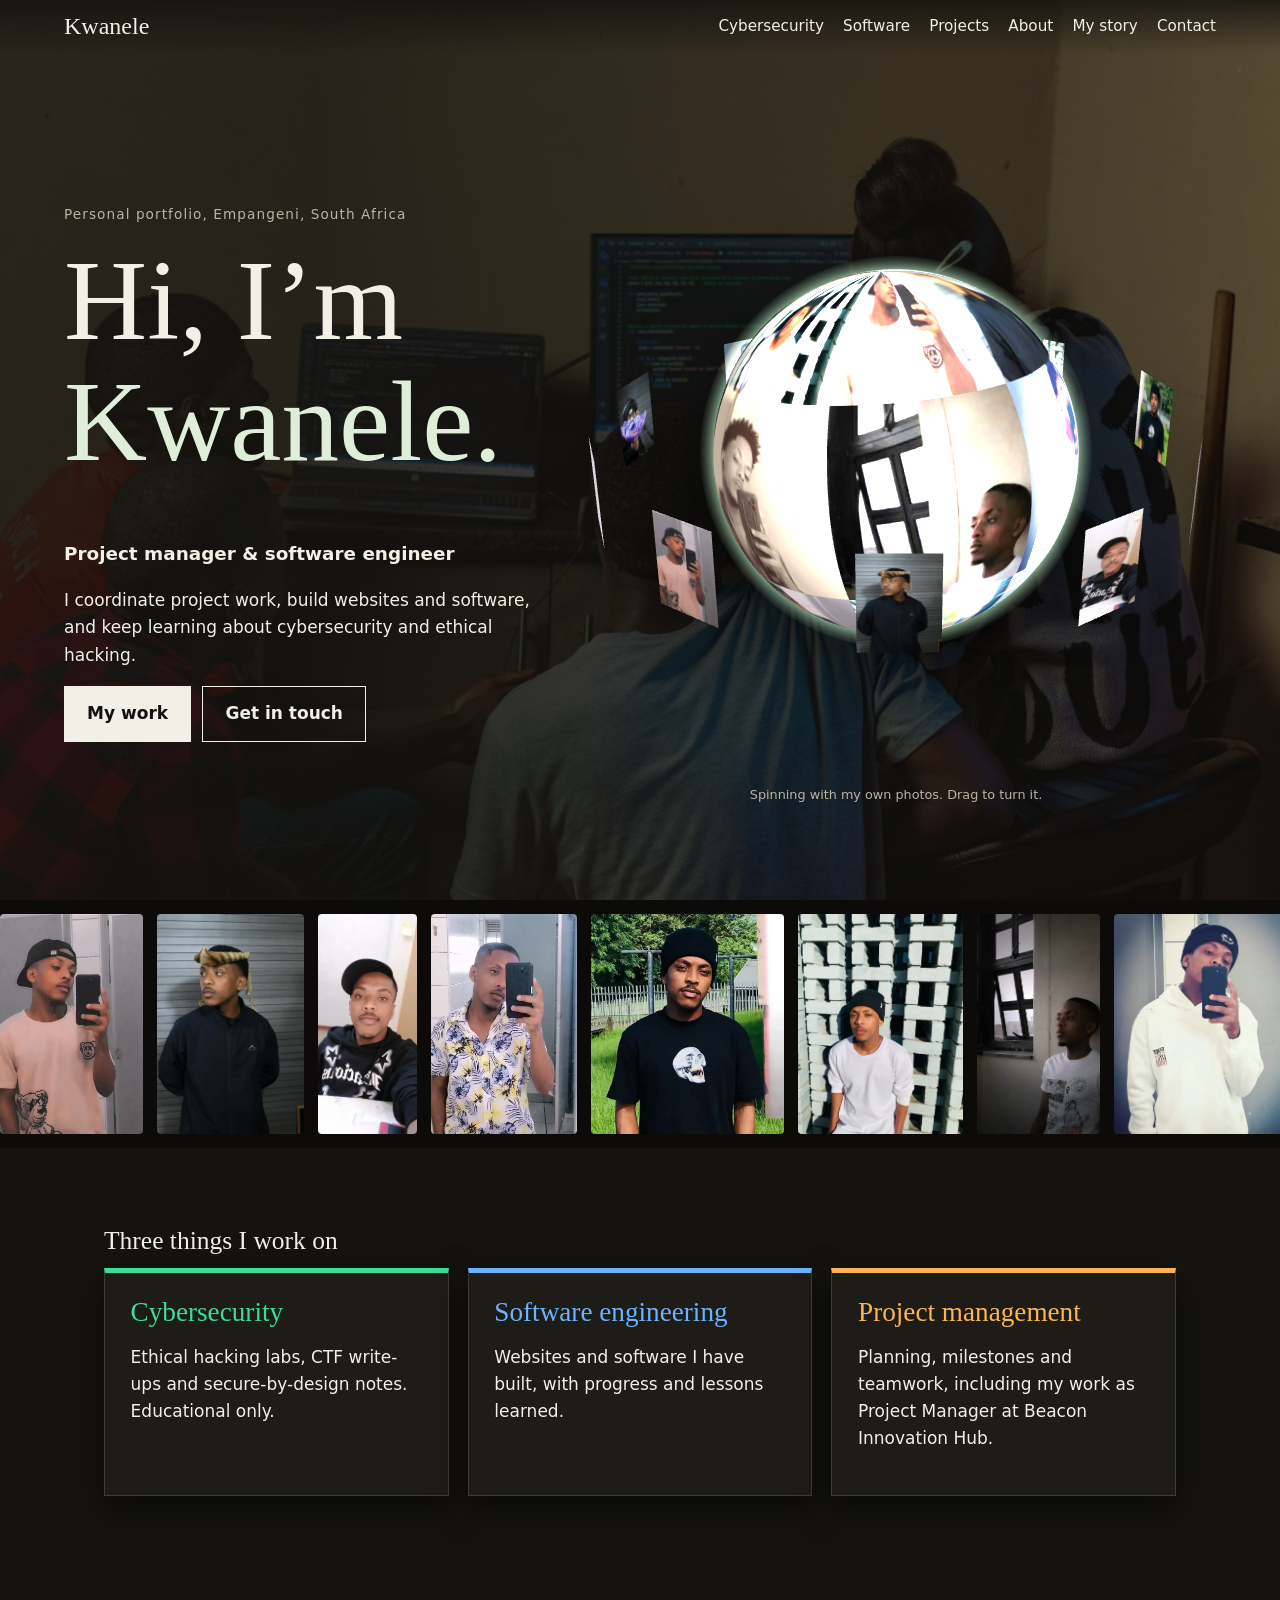
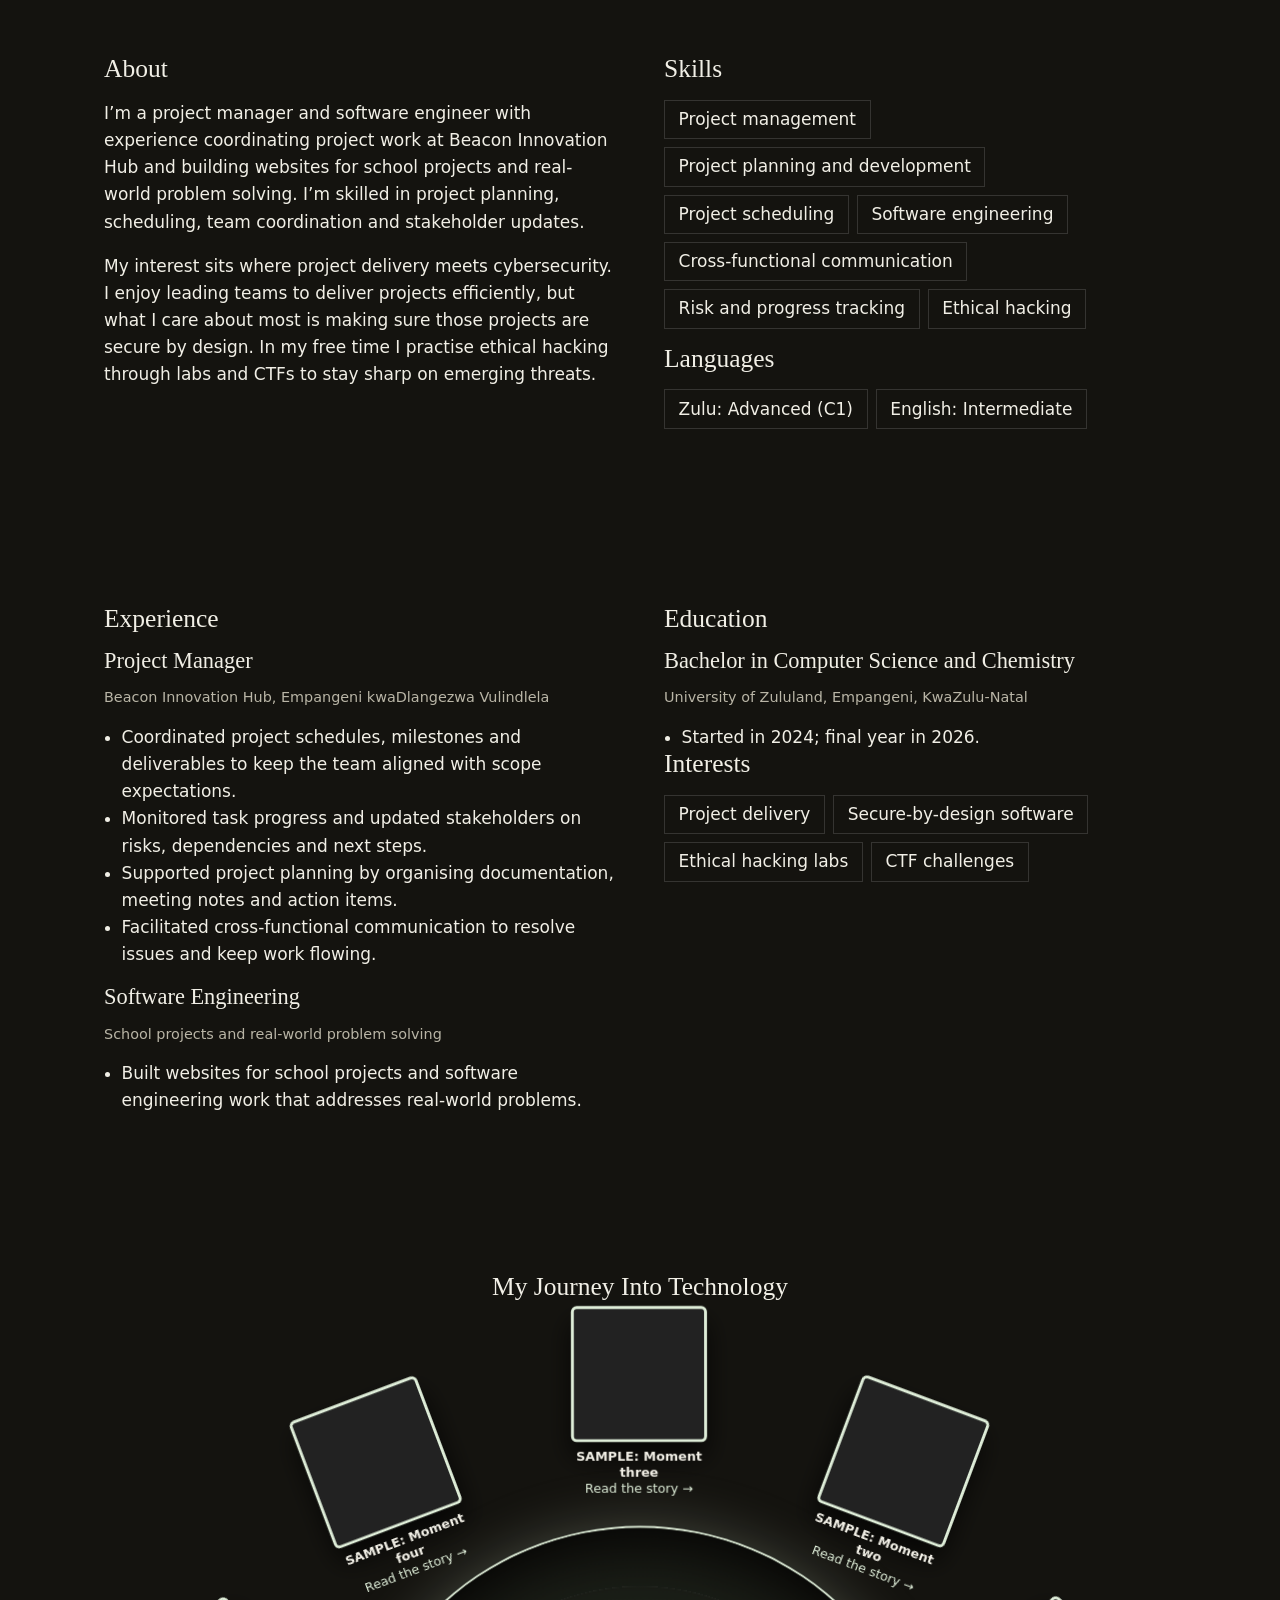
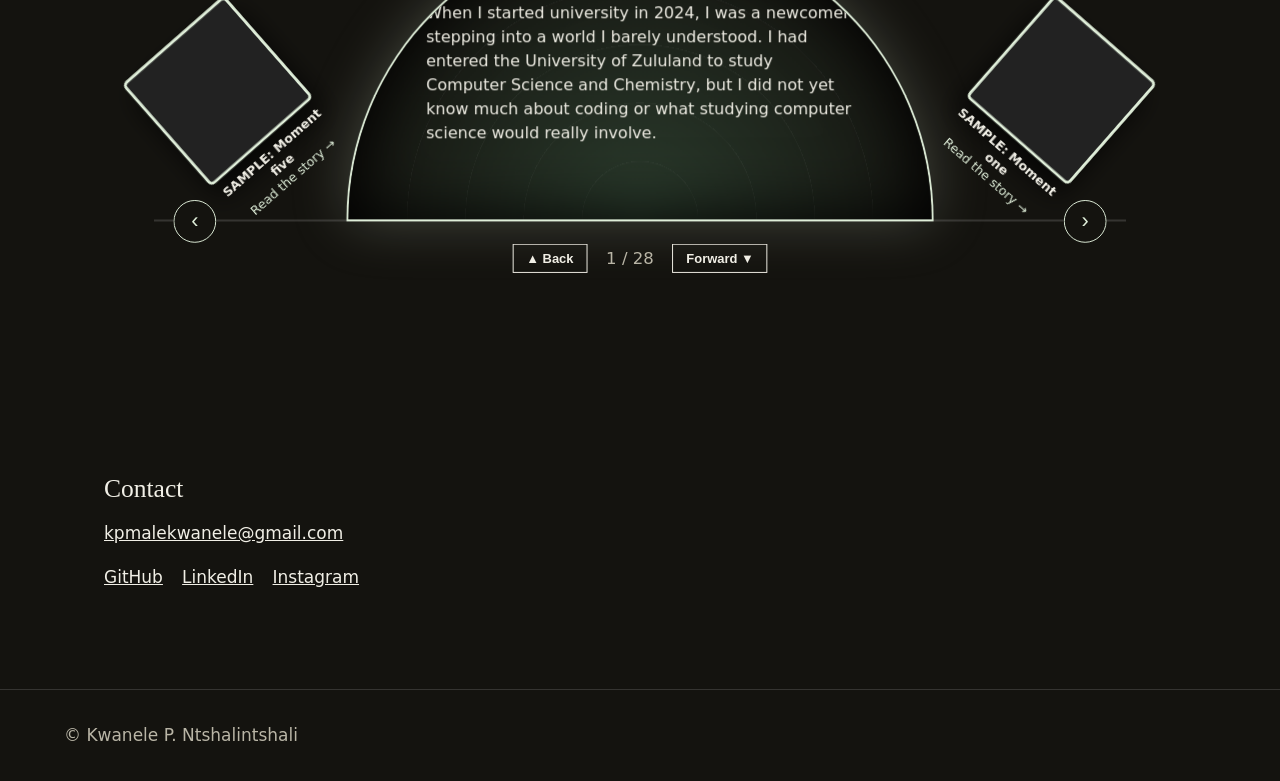
<file: index.html>
<!doctype html>
<html lang="en">
<head>
  <meta charset="utf-8">
  <meta name="viewport" content="width=device-width, initial-scale=1">
  <meta http-equiv="refresh" content="0; url=kwanele-portfolio/">
  <title>Kwanele P. Ntshalintshali | Portfolio</title>
  <link rel="canonical" href="kwanele-portfolio/">
</head>
<body>
  <p>Redirecting to the <a href="kwanele-portfolio/">Kwanele portfolio</a>…</p>
  <script>window.location.replace('kwanele-portfolio/' + window.location.search + window.location.hash);</script>
</body>
</html>
</file>
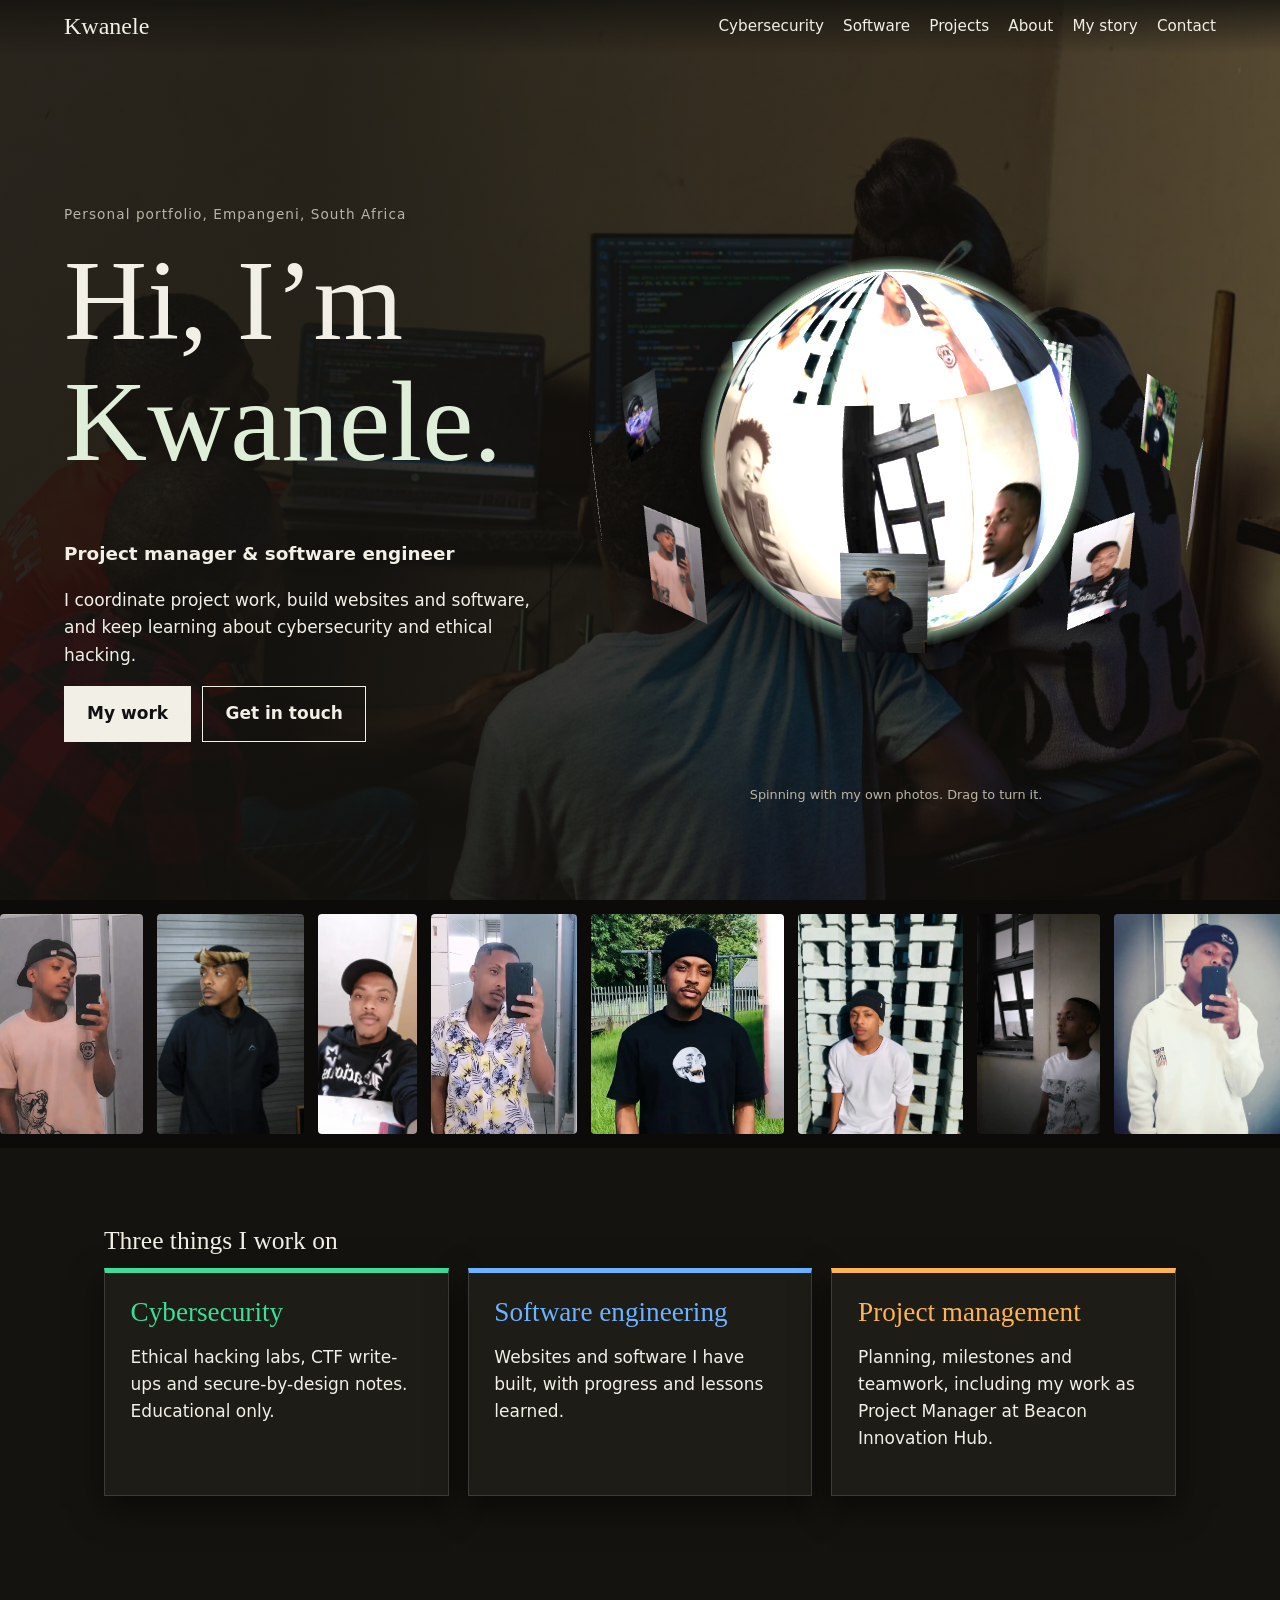
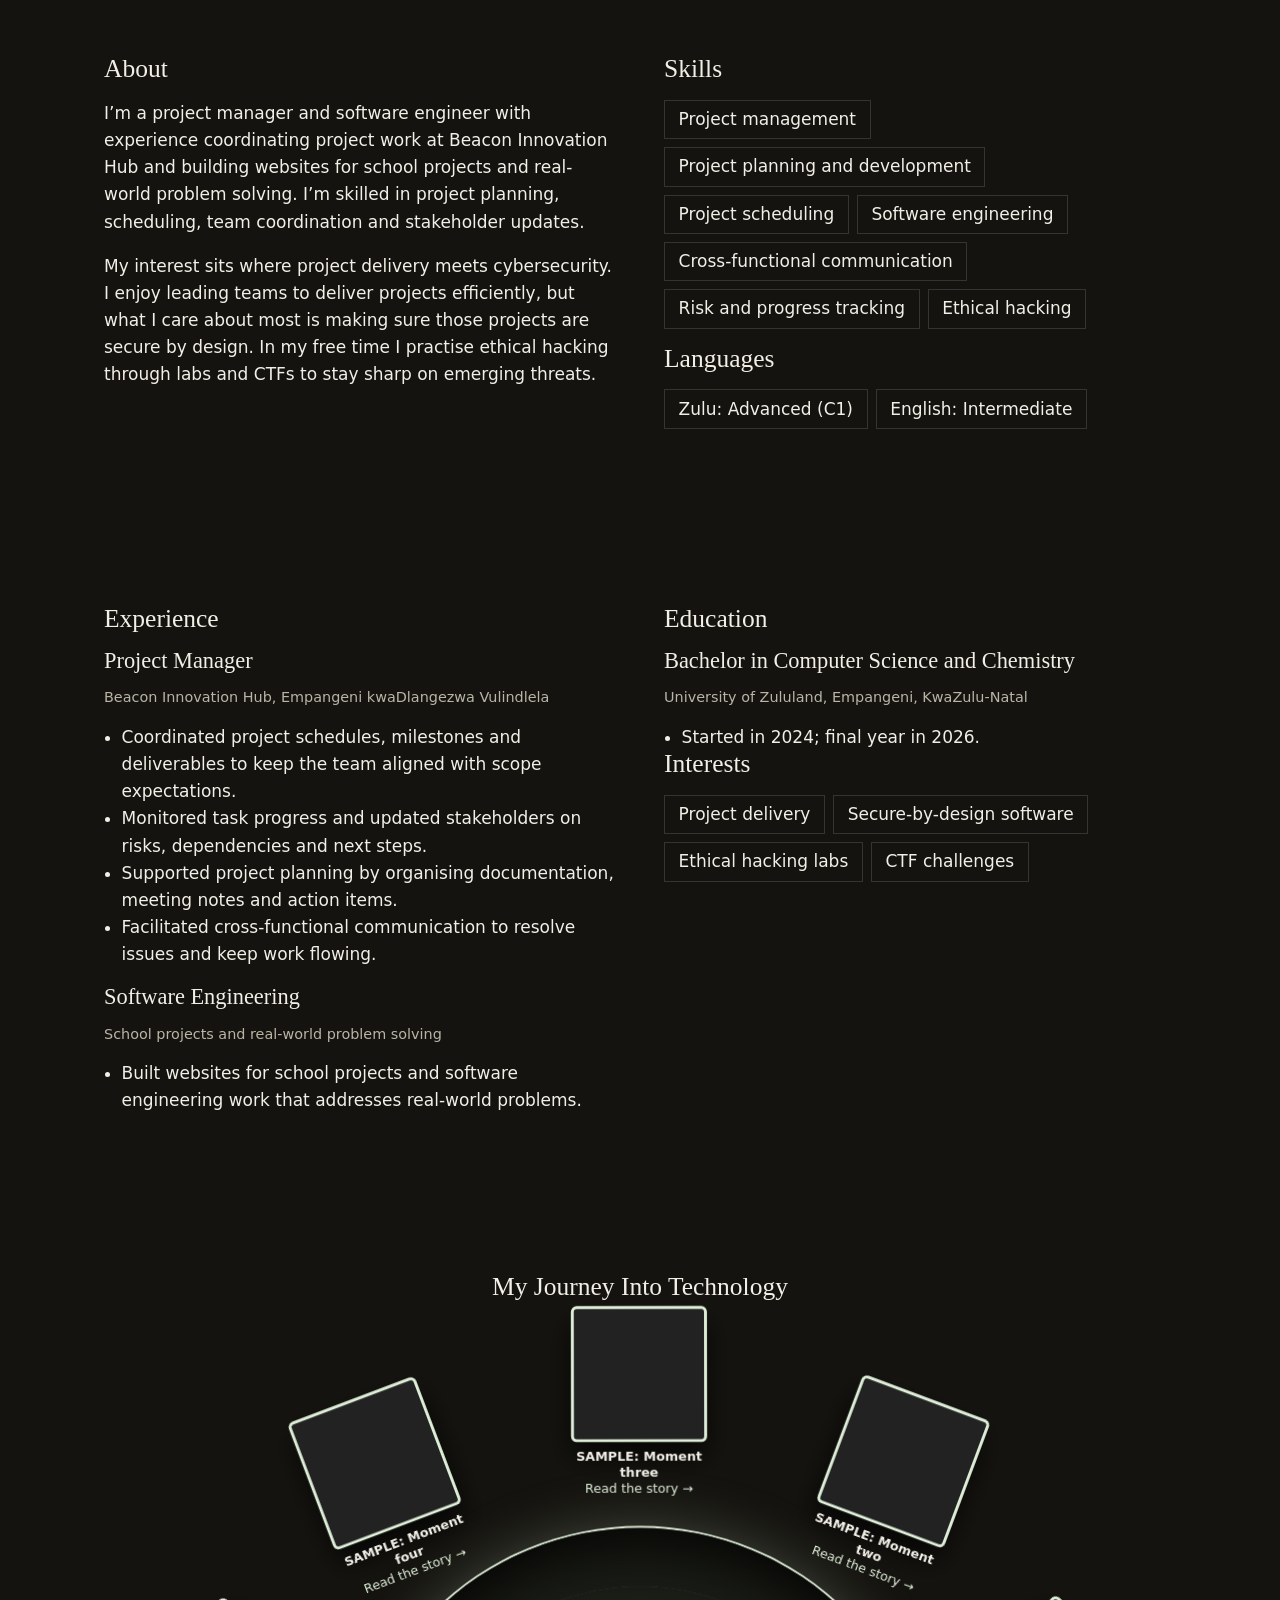
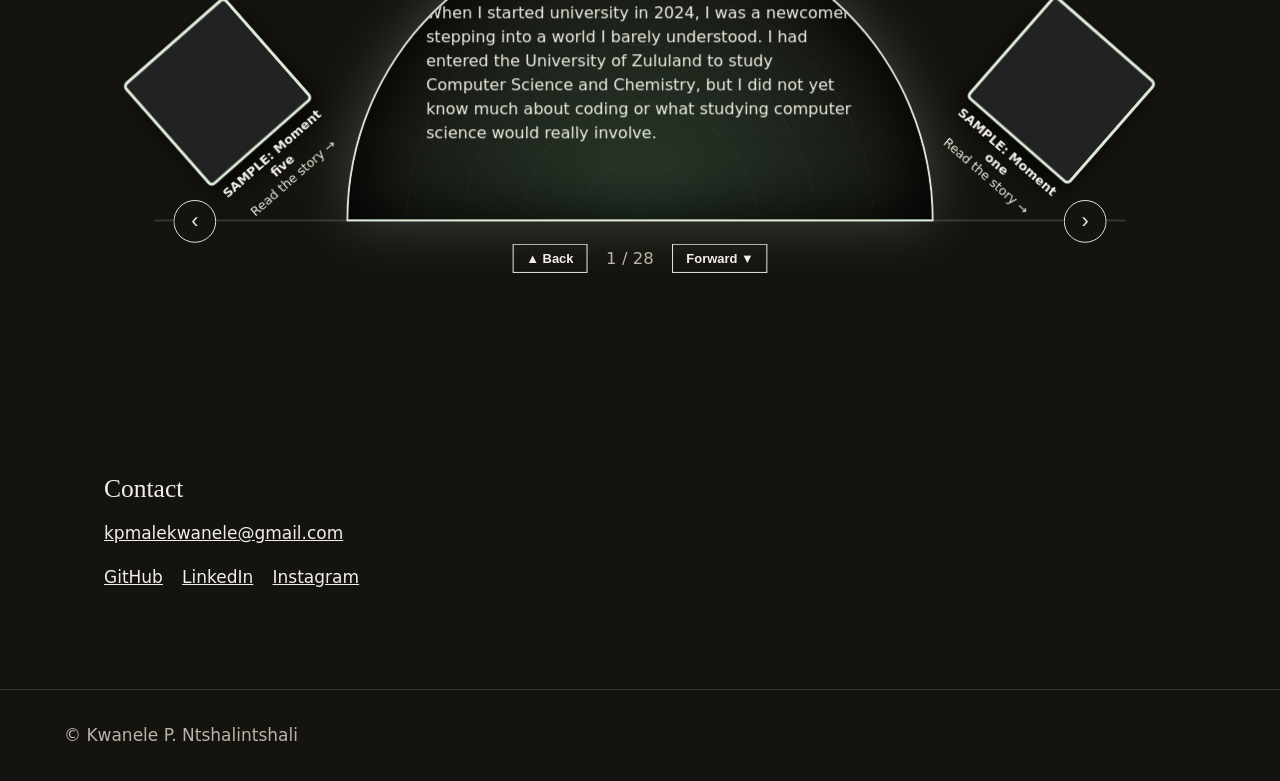
<file: kwanele-portfolio/index.html>
<!doctype html><html lang="en"><head><meta charset="utf-8"><meta name="viewport" content="width=device-width,initial-scale=1">
<title>Kwanele P. Ntshalintshali | Portfolio</title>
<meta name="description" content="Project manager, software engineer and ethical hacking learner in Empangeni, South Africa.">
<link rel="stylesheet" href="css/style.css"></head><body>
<a class="skip" href="#main">Skip to content</a>
<header class="nav"><a class="brand" href="#/">Kwanele</a><nav aria-label="Main"><a href="#/panel/cyber">Cybersecurity</a><a href="#/panel/software">Software</a><a href="#/panel/pm">Projects</a><a href="#about">About</a><a href="#timeline">My story</a><a href="#contact">Contact</a></nav></header>
<main id="main">
<div id="home">
<section class="hero"><div class="hero-copy"><p class="kicker">Personal portfolio, Empangeni, South Africa</p>
<h1>Hi, I’m<br><span>Kwanele.</span></h1><p class="role">Project manager &amp; software engineer</p>
<p>I coordinate project work, build websites and software, and keep learning about cybersecurity and ethical hacking.</p>
<p class="cta"><a class="btn" href="#panels">My work</a><a class="btn ghost" href="#contact">Get in touch</a></p></div>
<div class="globe-wrap"><div id="globe" role="img" aria-label="A spinning 3D globe covered in my photos, with photos orbiting it"><img src="assets/photos/01.webp" alt="Kwanele"></div><noscript><p>Please enable JavaScript to see the 3D globe.</p></noscript><p class="hint">Spinning with my own photos. Drag to turn it.</p></div></section>
<section class="strip" aria-label="Photos of Kwanele"><div class="track" id="track"></div></section>
<section id="panels" class="wrap"><h2>Three things I work on</h2><div class="cards">
<a class="card cyber" href="#/panel/cyber"><h3>Cybersecurity</h3><p>Ethical hacking labs, CTF write-ups and secure-by-design notes. Educational only.</p></a>
<a class="card software" href="#/panel/software"><h3>Software engineering</h3><p>Websites and software I have built, with progress and lessons learned.</p></a>
<a class="card pm" href="#/panel/pm"><h3>Project management</h3><p>Planning, milestones and teamwork, including my work as Project Manager at Beacon Innovation Hub.</p></a></div></section>
<section id="about" class="wrap two"><div><h2>About</h2><div id="aboutText"></div></div>
<div><h2>Skills</h2><ul class="chips" id="skillsList"></ul><h2>Languages</h2><ul class="chips" id="langList"></ul></div></section>
<section id="experience" class="wrap two"><div><h2>Experience</h2><div class="entries" id="expList"></div></div>
<div><h2>Education</h2><div class="entries" id="eduList"></div><h2>Interests</h2><ul class="chips" id="intList"></ul></div></section>
<section id="timeline" class="wrap journey"><h2 id="jTitle">My story</h2><div id="jStage"></div><div id="jFlat" hidden></div><div class="sr-only" id="jFull"></div></section>
<section id="contact" class="wrap"><h2>Contact</h2><p><a href="mailto:kpmalekwanele@gmail.com">kpmalekwanele@gmail.com</a></p>
<p class="links"><a href="https://github.com/kaypee-byte" rel="noopener">GitHub</a><a href="https://www.linkedin.com/in/mr-kwanele-p-ntshalintshali-8764363b4/" rel="noopener">LinkedIn</a><a href="https://www.instagram.com/kai_m3ch/" rel="noopener">Instagram</a></p></section>
</div>
<section id="view" class="wrap" hidden></section>
</main><footer>© Kwanele P. Ntshalintshali</footer>
<script src="assets/vendor/three.min.js"></script><script src="config.js"></script><script src="assets/photos-data.js"></script>
<!-- Video on globe: uncomment after adding assets/video/hero.mp4 -->
<!-- <script>window.SITE_VIDEO="assets/video/hero.mp4"</script> --><script src="js/defaults.js"></script><script src="js/app.js"></script></body></html>
</file>
<file: kwanele-portfolio/css/style.css>
:root{--bg:#14130f;--ink:#f1efe6;--mute:#b9b5a6;--line:#ffffff24;--sage:#dfeed9;--cyber:#3ddc97;--software:#6cb2ff;--pm:#ffb454;--a:var(--sage);color-scheme:dark}
*{box-sizing:border-box}html{scroll-behavior:smooth}
body{margin:0;background:var(--bg);color:var(--ink);font:17px/1.6 "Source Sans 3",system-ui,sans-serif}
h1,h2,h3,.brand{font-family:"Newsreader",Georgia,serif;font-weight:500;line-height:1.05;margin:0 0 .5em}
a{color:inherit}a:focus-visible,button:focus-visible{outline:3px solid var(--sage);outline-offset:3px}
.skip{position:absolute;left:-999px}.skip:focus{left:8px;top:8px;background:#fff;color:#000;padding:8px;z-index:99}
.nav{position:fixed;inset:0 0 auto;z-index:20;display:flex;justify-content:space-between;align-items:center;padding:14px 5vw;background:linear-gradient(#14130fcc,#14130f00)}
.nav nav{display:flex;gap:1.2rem;flex-wrap:wrap;font-size:.95rem}.nav a{text-decoration:none}.brand{font-size:1.5rem;margin:0}
.hero{min-height:100svh;display:grid;grid-template-columns:1.1fr 1fr;align-items:center;gap:2rem;padding:110px 5vw 60px;background:linear-gradient(90deg,#14130fe6 25%,#14130f99),url(../assets/team.jpg) center/cover}
.kicker{font-size:.85rem;letter-spacing:.08em;color:var(--mute)}.hero h1{font-size:clamp(3.4rem,9vw,7.5rem)}.hero h1 span{color:var(--sage)}
.role{font-weight:600;font-size:1.15rem}.hero-copy p{max-width:34em}
.btn{display:inline-block;padding:.8em 1.3em;background:var(--ink);color:#111;text-decoration:none;font-weight:600;border:1px solid var(--ink);margin-right:.7rem;transition:transform .2s}
.btn.ghost{background:transparent;color:var(--ink)}.btn:hover{transform:translateY(-3px)}
.globe-wrap{display:grid;justify-items:center}
#globe{width:min(52vw,640px);aspect-ratio:1;cursor:grab;touch-action:pan-y;filter:drop-shadow(0 30px 40px #000a)}
#globe canvas{width:100%!important;height:100%!important;display:block}#globe img{width:100%;height:100%;object-fit:cover;border-radius:50%}
.hint{font-size:.8rem;color:var(--mute)}
.strip{overflow:hidden;background:#0c0b09;padding:14px 0}.track{display:flex;width:max-content;animation:slide 70s linear infinite}
.track img{height:220px;width:auto;margin-right:14px;border-radius:4px;display:block}
@keyframes slide{to{transform:translateX(-50%)}}
.wrap{padding:80px 5vw;max-width:1200px;margin:auto}.two{display:grid;grid-template-columns:1fr 1fr;gap:3rem}
.cards{display:grid;grid-template-columns:repeat(3,1fr);gap:1.2rem;perspective:900px}
.card{display:block;padding:1.6rem;min-height:220px;text-decoration:none;border:1px solid var(--line);border-top:5px solid var(--a);background:#1d1c16;transform:rotateX(var(--rx,0)) rotateY(var(--ry,0));transition:transform .15s,box-shadow .2s;box-shadow:0 12px 30px #0008}
.card:hover{box-shadow:0 22px 40px #000c}.card h3{color:var(--a);font-size:1.7rem}
.cyber{--a:var(--cyber)}.software{--a:var(--software)}.pm{--a:var(--pm)}
.chips{list-style:none;padding:0;display:flex;flex-wrap:wrap;gap:.5rem}.chips li{border:1px solid var(--line);padding:.3em .8em}
.ph{border:1px dashed var(--pm);color:var(--pm);padding:.3em .6em}.tl{border-left:2px solid var(--line);padding-left:1.2rem;list-style:none}.tl li{margin:1rem 0}.tl b{margin-right:.6rem}
.links a{margin-right:1.2rem}footer{padding:2rem 5vw;color:var(--mute);border-top:1px solid var(--line)}
#view{padding-top:110px;min-height:80vh;border-top:6px solid var(--a)}#view h1{color:var(--a);font-size:clamp(2.4rem,6vw,4rem)}
.posts{display:grid;grid-template-columns:repeat(auto-fill,minmax(260px,1fr));gap:1.2rem}.post{border:1px solid var(--line);border-top:4px solid var(--a);padding:1rem;text-decoration:none;background:#1d1c16}
.post img,.media img,.media video{width:100%;border-radius:4px;display:block;margin:.6rem 0}.meta{color:var(--mute);font-size:.9rem}
.badge{border:1px solid var(--a);color:var(--a);padding:0 .5em;font-size:.8rem}.note{background:#ffffff10;padding:.8rem 1rem;border-left:4px solid var(--a)}
@media(max-width:800px){.hero,.two,.cards{grid-template-columns:1fr}#globe{width:min(80vw,400px)}.track img{height:150px}.nav nav{font-size:.8rem;gap:.7rem}}
@media(prefers-reduced-motion:reduce){*{animation:none!important;transition:none!important;scroll-behavior:auto!important}.strip{overflow-x:auto}}
.sr-only{position:absolute;width:1px;height:1px;overflow:hidden;clip:rect(0 0 0 0);white-space:nowrap}
.entries h3{font-size:1.4rem;margin:1rem 0 .2rem}.entries ul{margin:.4rem 0 0;padding-left:1.1rem}.story p{max-width:46em;font-size:1.1rem}
.journey{max-width:1100px}.journey h2{text-align:center}
#jStage{position:relative;width:100%;margin:0 auto}#jScale{width:1000px;transform-origin:0 0}
.stage{position:relative;width:1000px;height:620px}
.floor{position:absolute;left:0;right:0;top:520px;border-top:2px solid var(--line)}
.dome{position:absolute;left:200px;top:220px;width:600px;height:300px;border-radius:300px 300px 0 0;overflow:hidden;perspective:1000px;cursor:grab;touch-action:none;
 background:repeating-radial-gradient(circle at 50% 100%,transparent 0 59px,#ffffff10 60px),radial-gradient(ellipse at 50% 100%,#2c3d2e,#14130f 75%);
 box-shadow:inset 0 0 70px #000,0 0 0 2px var(--sage),0 0 60px #dfeed940}
.drum{position:absolute;inset:0;transform-style:preserve-3d}
.seg{position:absolute;left:50%;top:50%;width:440px;height:190px;margin:-95px 0 0 -220px;display:flex;align-items:center;font-size:16.5px;line-height:1.5;backface-visibility:hidden;color:var(--ink);text-align:left}
.ctrl{position:absolute;left:0;right:0;top:545px;display:flex;justify-content:center;align-items:center;gap:1.2rem;color:var(--mute)}.ctrl .btn{margin:0;padding:.5em 1em}
.moment{position:absolute;width:140px;transform:translate(-50%,-50%) rotate(var(--r,0deg));text-decoration:none;display:block}
.moment .in{display:block;transition:transform .25s}.moment:hover .in,.moment:focus-visible .in{transform:translateY(-10px) scale(1.07)}
.thumb{display:block;width:140px;height:140px;border:3px solid var(--sage);border-radius:6px;overflow:hidden;background:#222;box-shadow:0 16px 28px #000b}
.thumb img,.thumb video{width:100%;height:100%;object-fit:cover;display:block;margin:0;border-radius:0}.nothumb{display:grid;place-items:center;height:100%}
.more{display:block;margin-top:.45rem;text-align:center;font-size:.82rem;color:var(--sage);line-height:1.25}.more b{display:block;color:var(--ink);font-weight:600}
.arcbtn{position:absolute;top:500px;width:44px;height:44px;border-radius:50%;border:1px solid var(--sage);background:#14130f;color:var(--sage);font-size:1.4rem;cursor:pointer}.arcbtn.l{left:20px}.arcbtn.r{right:20px}
.flatstory{max-height:70vh;overflow:auto;padding:1rem;border:1px solid var(--line);background:#1d1c16}.flatgrid{display:grid;grid-template-columns:repeat(auto-fill,minmax(150px,1fr));gap:1.2rem;margin-top:1.5rem}
.flatgrid .moment{position:static;transform:none;width:auto}.flatgrid .thumb{width:100%}
.stage{touch-action:pan-y;user-select:none}.moment img,.moment video{-webkit-user-drag:none;pointer-events:none}.moment{cursor:pointer}
.flatrow{display:flex;gap:1rem;overflow-x:auto;padding:1.2rem 0;margin-top:1.2rem;scrollbar-width:none}.flatrow::-webkit-scrollbar{display:none}
.flatrow .moment{position:static;transform:none;flex:0 0 140px;width:140px}
</file>
